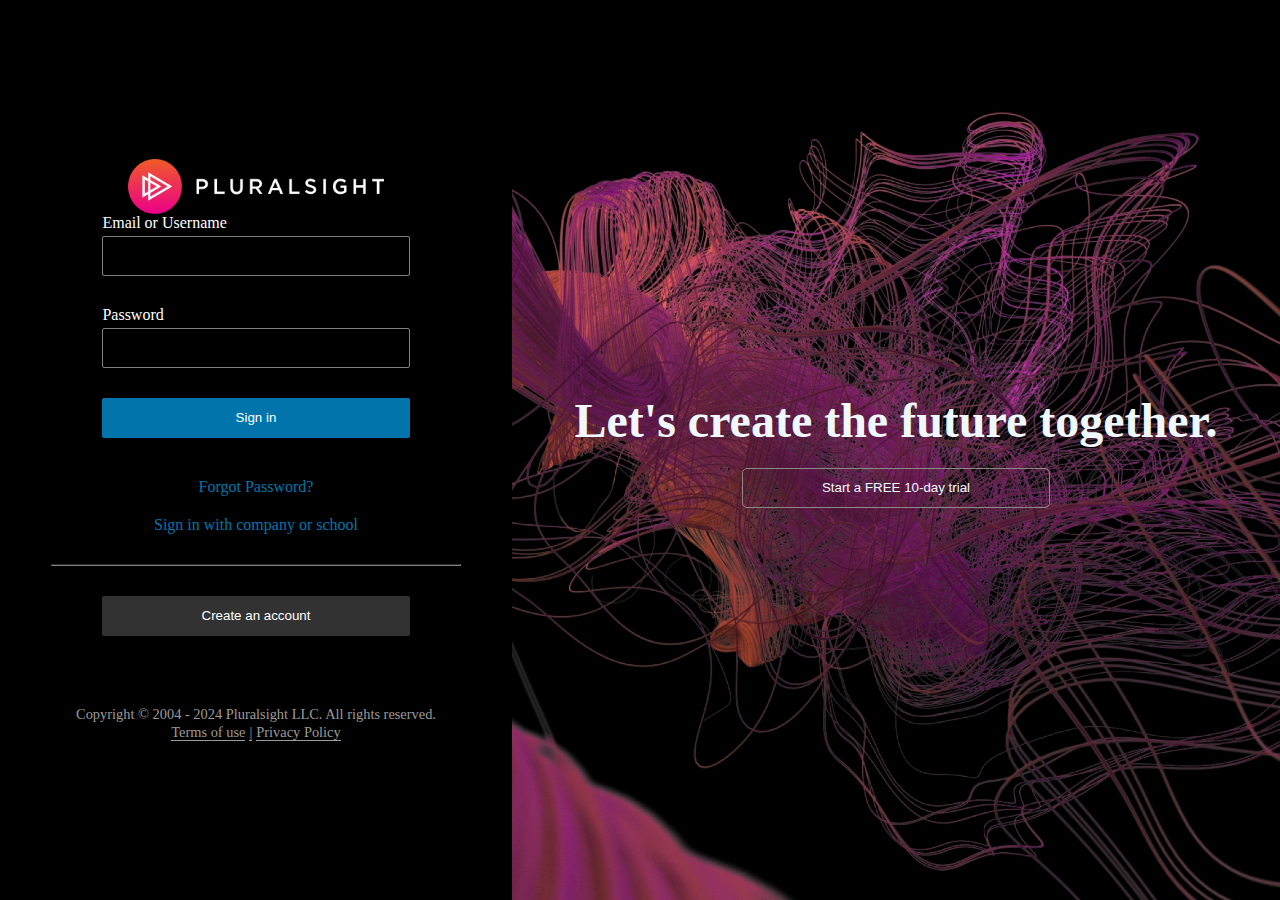
<file: index.html>
<!DOCTYPE html>
<html lang="en">
<head>
    <meta charset="UTF-8">
    <meta name="viewport" content="width=device-width, initial-scale=1.0">
    <title>Pluralsight login</title>
    <link rel="stylesheet" href="style.css">
</head>
<body>
    <div class="container">
        <div class="right-part">
            <img src="./login-logo.png" alt="">

            <div class="label-parent">
                <label for="">Email or Username</label>
            </div>
            <input type="text">

            <div class="label-parent">
                <label for="">Password</label>
            </div>
            <input type="password">

            <button>Sign in</button>

            <a href="#">Forgot Password?</a>
            <a href="#">Sign in with company or school</a>

            <hr>
            <button class="ctrbtn">Create an account</button>
            <p>Copyright © 2004 - 2024 Pluralsight LLC. All rights reserved.</p>
            <span>
                <a href="#">Terms of use</a>
                <a href="#">|</a>
                <a href="#">Privacy Policy</a>
            </span>
            

        </div>


        <div class="left-part">
            <h1>Let's create the future together.</h1>
            <button>Start a FREE 10-day trial</button>
        </div>

    </div>
</body>
</html>
</file>
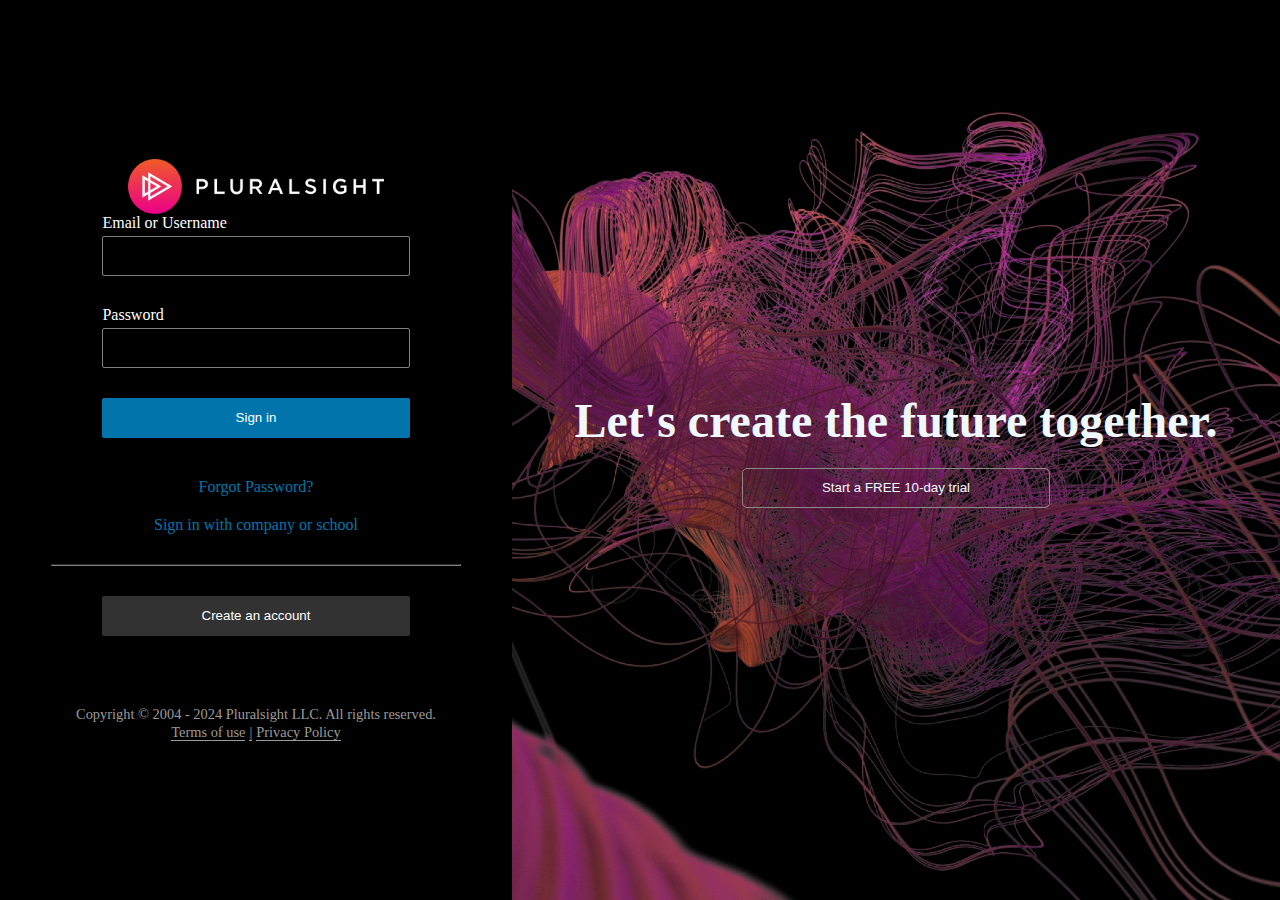
<file: login.html>
<!DOCTYPE html>
<html lang="en">
<head>
    <meta charset="UTF-8">
    <meta name="viewport" content="width=device-width, initial-scale=1.0">
    <title>Pluralsight login</title>
    <link rel="stylesheet" href="login.css">
</head>
<body>
    <div class="container">
        <div class="right-part">
            <img src="./login-logo.png" alt="">

            <div class="label-parent">
                <label for="">Email or Username</label>
            </div>
            <input type="text">

            <div class="label-parent">
                <label for="">Password</label>
            </div>
            <input type="password">

            <button>Sign in</button>

            <a href="#">Forgot Password?</a>
            <a href="#">Sign in with company or school</a>

            <hr>
            <button class="ctrbtn">Create an account</button>
            <p>Copyright © 2004 - 2024 Pluralsight LLC. All rights reserved.</p>
            <span>
                <a href="#">Terms of use</a>
                <a href="#">|</a>
                <a href="#">Privacy Policy</a>
            </span>
            

        </div>


        <div class="left-part">
            <h1>Let's create the future together.</h1>
            <button>Start a FREE 10-day trial</button>
        </div>

    </div>
</body>
</html>
</file>
<file: style.css>
*{
    margin: 0;
    padding: 0;
    box-sizing: border-box;
}
.container{
    /* width: 100%;
    height: auto; */
    background-color: black;
    display: flex;
    color: white;
}
.left-part{
    width: 60%;
    height: 100vh;
    background-image: url(./login-bg.jpg);
    background-position: center;
    background-size: cover;
    display: flex;
    justify-content: center;
    align-items: center;
    flex-direction: column;


}

.left-part h1{
    color: aliceblue;
    font-size: 48px;
    text-align: center;

}

.left-part button{
    color: aliceblue;
    background-color: transparent;
    border: 1px solid rgb(144, 135, 135);
    margin-top: 20px;
    width: 40%;
    height: 40px;
    border-radius:5px ;
}

.right-part{
    width: 40%;
    height: auto;
    display: flex;
    justify-content: center;
    align-items: center;
    flex-direction: column;
}

.right-part img{
    width: 50%;

}


.right-part input{
    background-color: transparent;
    border: 1px solid gray;
    width: 60%;
    height: 40px;
    margin-bottom: 30px;
    border-radius: 2px;
}

.right-part button{
    width: 60%;
    height: 40px;
    color: white;
    background-color: #0074ab;
    border-radius: 2px;
    border: none;
    margin-bottom: 30px;

}
.right-part .ctrbtn{
    background-color: rgb(51, 50, 50);
}

.label-parent{
    width: 60%;
    height: auto;
    margin-bottom: 4px;
    display: flex;
    align-items: start;
    justify-content: start;
}

.right-part a{

    margin-block: 10px;
    color:  #0074ab;
    text-decoration: none;
    font-size: 16px;

}
.right-part hr{
    width: 80%;
    margin-top: 20px;
    margin-bottom: 30px;
    border-color: grey;

}
.right-part p{
    color: rgb(155, 154, 154);
    margin-top: 40px;
    font-size: 0.9em;
}
.right-part span a{
    font-size: 0.9em;
    color: rgb(155, 154, 154);
    border-bottom: 1px solid rgb(155, 154, 154);
}


        

    
@media (max-width:480px){
    .container{
        width: 100%;
        height: auto;
    }
    .right-part{
    
        width: 100%;
        height: auto;
    
    }
    
    .left-part{
        display: none;
        height: auto;
    }
    
    .right-part a{
        text-align: center;
    }

}
</file>
<file: login.css>
*{
    margin: 0;
    padding: 0;
    box-sizing: border-box;
}
.container{
    /* width: 100%;
    height: auto; */
    background-color: black;
    display: flex;
    color: white;
}
.left-part{
    width: 60%;
    height: 100vh;
    background-image: url(./login-bg.jpg);
    background-position: center;
    background-size: cover;
    display: flex;
    justify-content: center;
    align-items: center;
    flex-direction: column;


}

.left-part h1{
    color: aliceblue;
    font-size: 48px;
    text-align: center;

}

.left-part button{
    color: aliceblue;
    background-color: transparent;
    border: 1px solid rgb(144, 135, 135);
    margin-top: 20px;
    width: 40%;
    height: 40px;
    border-radius:5px ;
}

.right-part{
    width: 40%;
    height: auto;
    display: flex;
    justify-content: center;
    align-items: center;
    flex-direction: column;
}

.right-part img{
    width: 50%;

}


.right-part input{
    background-color: transparent;
    border: 1px solid gray;
    width: 60%;
    height: 40px;
    margin-bottom: 30px;
    border-radius: 2px;
}

.right-part button{
    width: 60%;
    height: 40px;
    color: white;
    background-color: #0074ab;
    border-radius: 2px;
    border: none;
    margin-bottom: 30px;

}
.right-part .ctrbtn{
    background-color: rgb(51, 50, 50);
}

.label-parent{
    width: 60%;
    height: auto;
    margin-bottom: 4px;
    display: flex;
    align-items: start;
    justify-content: start;
}

.right-part a{

    margin-block: 10px;
    color:  #0074ab;
    text-decoration: none;
    font-size: 16px;

}
.right-part hr{
    width: 80%;
    margin-top: 20px;
    margin-bottom: 30px;
    border-color: grey;

}
.right-part p{
    color: rgb(155, 154, 154);
    margin-top: 40px;
    font-size: 0.9em;
}
.right-part span a{
    font-size: 0.9em;
    color: rgb(155, 154, 154);
    border-bottom: 1px solid rgb(155, 154, 154);
}


        

    
@media (max-width:480px){
    .container{
        width: 100%;
        height: auto;
    }
    .right-part{
    
        width: 100%;
        height: auto;
    
    }
    
    .left-part{
        display: none;
        height: auto;
    }
    
    .right-part a{
        text-align: center;
    }

}
</file>
